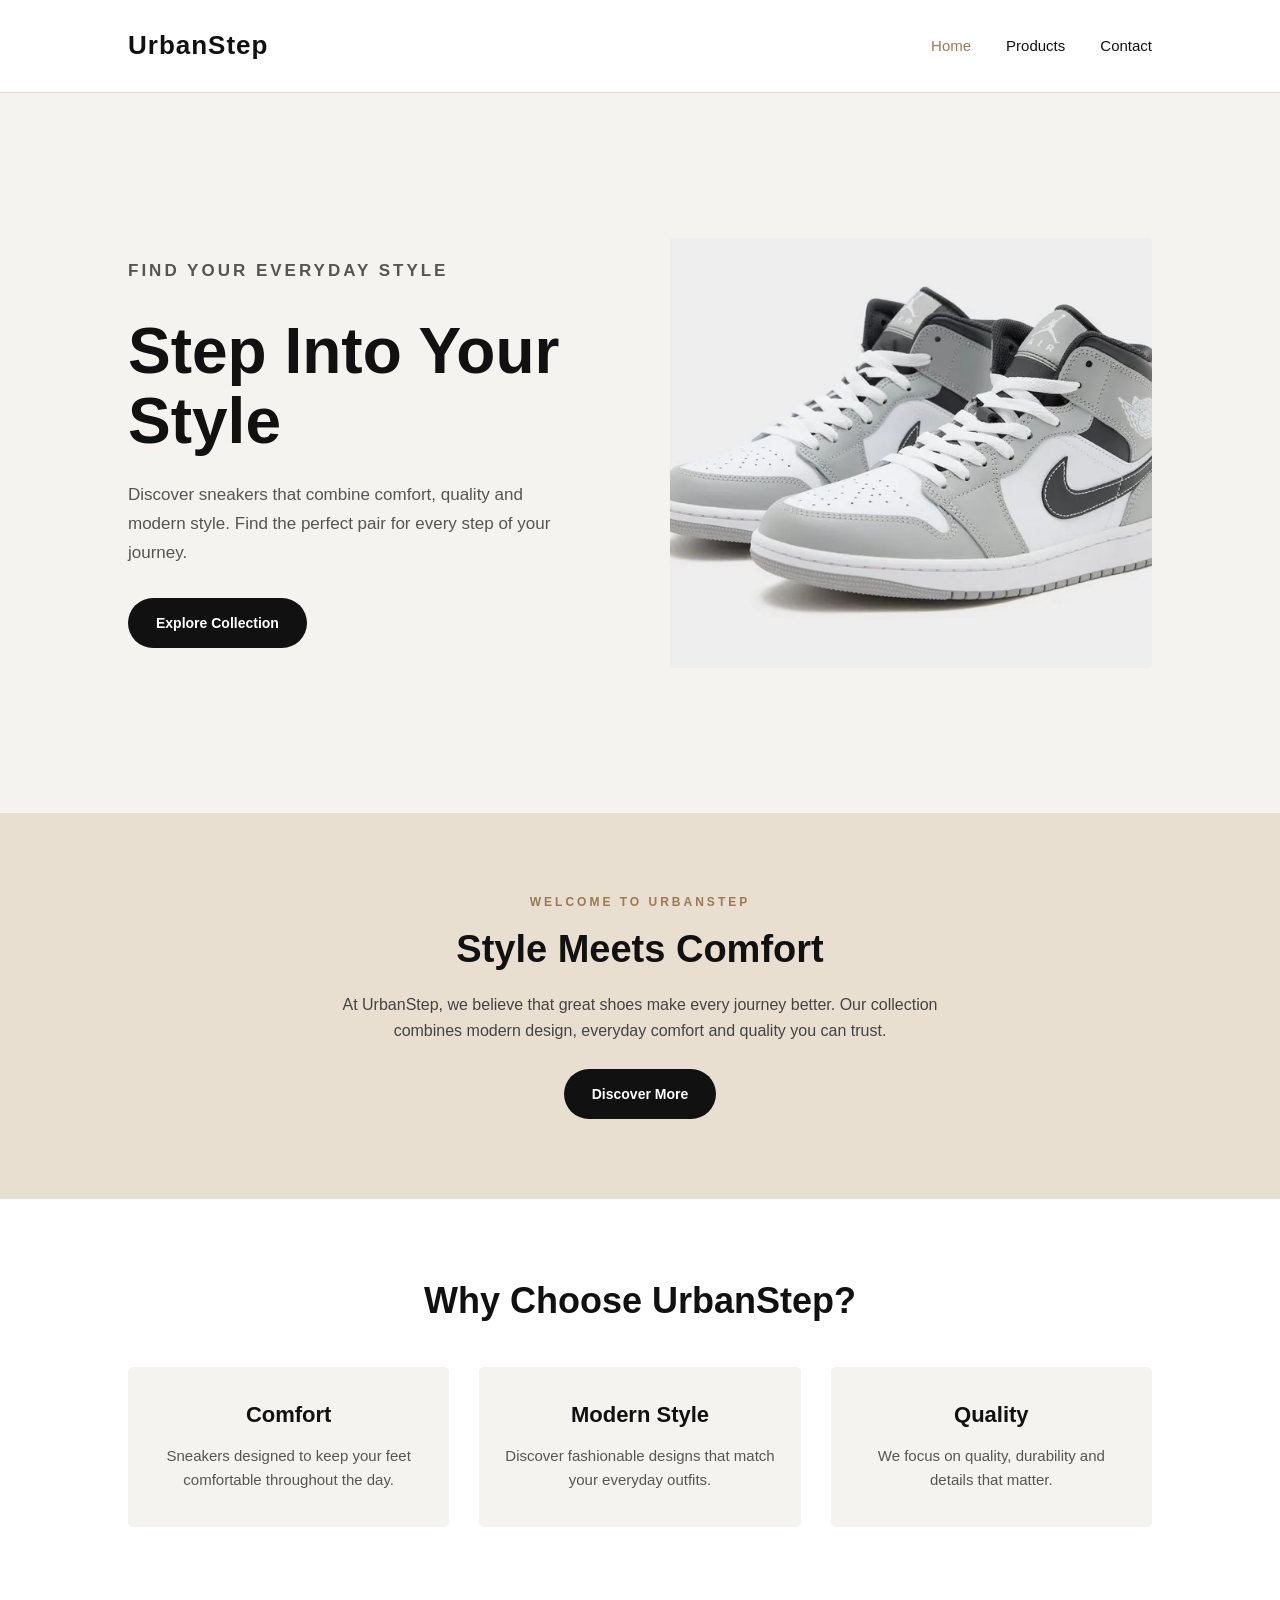
<file: company-website/index.html>
<!DOCTYPE html>
<html lang="en">

<head>
    <meta charset="UTF-8">
    <meta name="viewport" content="width=device-width, initial-scale=1.0">

    <meta name="description" content="Discover UrbanStep sneakers. Find stylish, comfortable and modern shoes for everyday life.">

    <title>UrbanStep | Home</title>

    <link rel="stylesheet" href="style.css">
</head>

<body>

    <!-- HEADER AND NAVIGATION -->
    <header>

        <a href="index.html" class="logo">UrbanStep</a>

        <nav aria-label="Main navigation">
            <a href="index.html" aria-current="page">Home</a>
            <a href="products.html">Products</a>
            <a href="contact.html">Contact</a>
        </nav>

    </header>


    <!-- MAIN CONTENT -->
    <main>

        <!-- HERO SECTION -->
        <section class="hero">

            <div class="hero-text">

                <p class="eyebrow">FIND YOUR EVERYDAY STYLE</p>

                <h1>Step Into Your Style</h1>

                <p>
                    Discover sneakers that combine comfort,
                    quality and modern style. Find the perfect
                    pair for every step of your journey.
                </p>

                <a href="products.html" class="shop-button">
                    Explore Collection
                </a>

            </div>


            <!-- HERO IMAGE -->
            <div class="hero-image">

                <img src="shoes2.jpg"
                     alt="Stylish white UrbanStep sneakers">

            </div>

        </section>


        <!-- INTRODUCTION SECTION -->
        <section class="intro">

            <p class="eyebrow">WELCOME TO URBANSTEP</p>

            <h2>Style Meets Comfort</h2>

            <p>
                At UrbanStep, we believe that great shoes
                make every journey better. Our collection
                combines modern design, everyday comfort
                and quality you can trust.
            </p>

            <a href="products.html" class="shop-button">
                Discover More
            </a>

        </section>


        <!-- WHY CHOOSE US SECTION -->
        <section class="features">

            <h2>Why Choose UrbanStep?</h2>

            <div class="feature-container">

                <article class="feature">
                    <h3>Comfort</h3>
                    <p>
                        Sneakers designed to keep your feet
                        comfortable throughout the day.
                    </p>
                </article>

                <article class="feature">
                    <h3>Modern Style</h3>
                    <p>
                        Discover fashionable designs
                        that match your everyday outfits.
                    </p>
                </article>

                <article class="feature">
                    <h3>Quality</h3>
                    <p>
                        We focus on quality, durability
                        and details that matter.
                    </p>
                </article>

            </div>

        </section>

    </main>



</body>

</html>
</file>
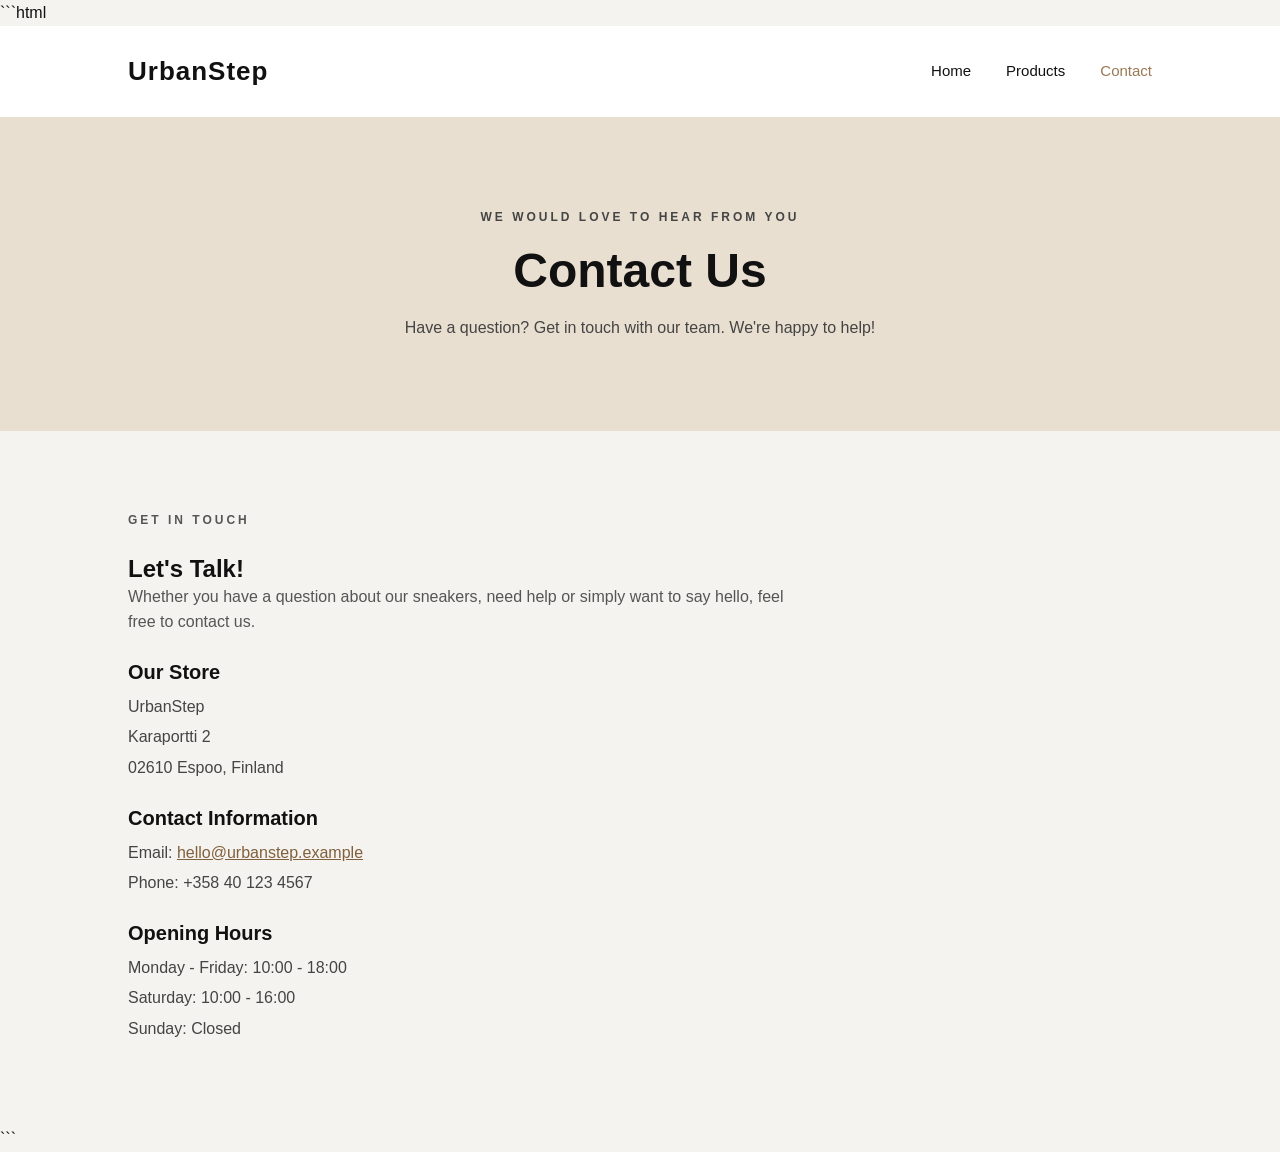
<file: company-website/contact.html>
```html
<!DOCTYPE html>
<html lang="en">

<head>
    <meta charset="UTF-8">
    <meta name="viewport" content="width=device-width, initial-scale=1.0">

    <meta name="description" content="Contact UrbanStep in Espoo. Get in touch with us for questions and information.">

    <title>UrbanStep | Contact</title>

    <link rel="stylesheet" href="style.css">
</head>

<body>

    <!-- HEADER AND NAVIGATION -->
    <header>

        <a href="index.html" class="logo">UrbanStep</a>

        <nav aria-label="Main navigation">
            <a href="index.html">Home</a>
            <a href="products.html">Products</a>
            <a href="contact.html" aria-current="page">Contact</a>
        </nav>

    </header>

    <main>

        <!-- CONTACT BANNER -->
        <section class="products-banner">

            <p class="eyebrow">WE WOULD LOVE TO HEAR FROM YOU</p>

            <h1>Contact Us</h1>

            <p>
                Have a question? Get in touch with our team.
                We're happy to help!
            </p>

        </section>

        <!-- CONTACT SECTION -->
        <section class="contact-section">

            <div class="contact-info">

                <p class="eyebrow">GET IN TOUCH</p>

                <h2>Let's Talk!</h2>

                <p>
                    Whether you have a question about our
                    sneakers, need help or simply want to
                    say hello, feel free to contact us.
                </p>

                <!-- STORE ADDRESS -->
                <div class="contact-details">

                    <h2>Our Store</h2>

                    <p>UrbanStep</p>
                    <p>Karaportti 2</p>
                    <p>02610 Espoo, Finland</p>

                    <!-- CONTACT INFORMATION -->
                    <h2>Contact Information</h2>

                    <p>
                        Email:
                        <a href="mailto:hello@urbanstep.example">
                            hello@urbanstep.example
                        </a>
                    </p>

                    <p>Phone: +358 40 123 4567</p>

                    <!-- OPENING HOURS -->
                    <h2>Opening Hours</h2>

                    <p>Monday - Friday: 10:00 - 18:00</p>
                    <p>Saturday: 10:00 - 16:00</p>
                    <p>Sunday: Closed</p>

                </div>

            </div>

            <!-- GOOGLE MAP -->
            <div class="map">

                <iframe
                    src="https://www.google.com/maps?q=Karaportti+2,+02340+Espoo&amp;output=embed"
                    width="750"
                    height="450"
                    style="border:none"
                    title="Google Maps showing UrbanStep's location">
                </iframe>

            </div>

        </section>

    </main>

</body>

</html>
```
</file>
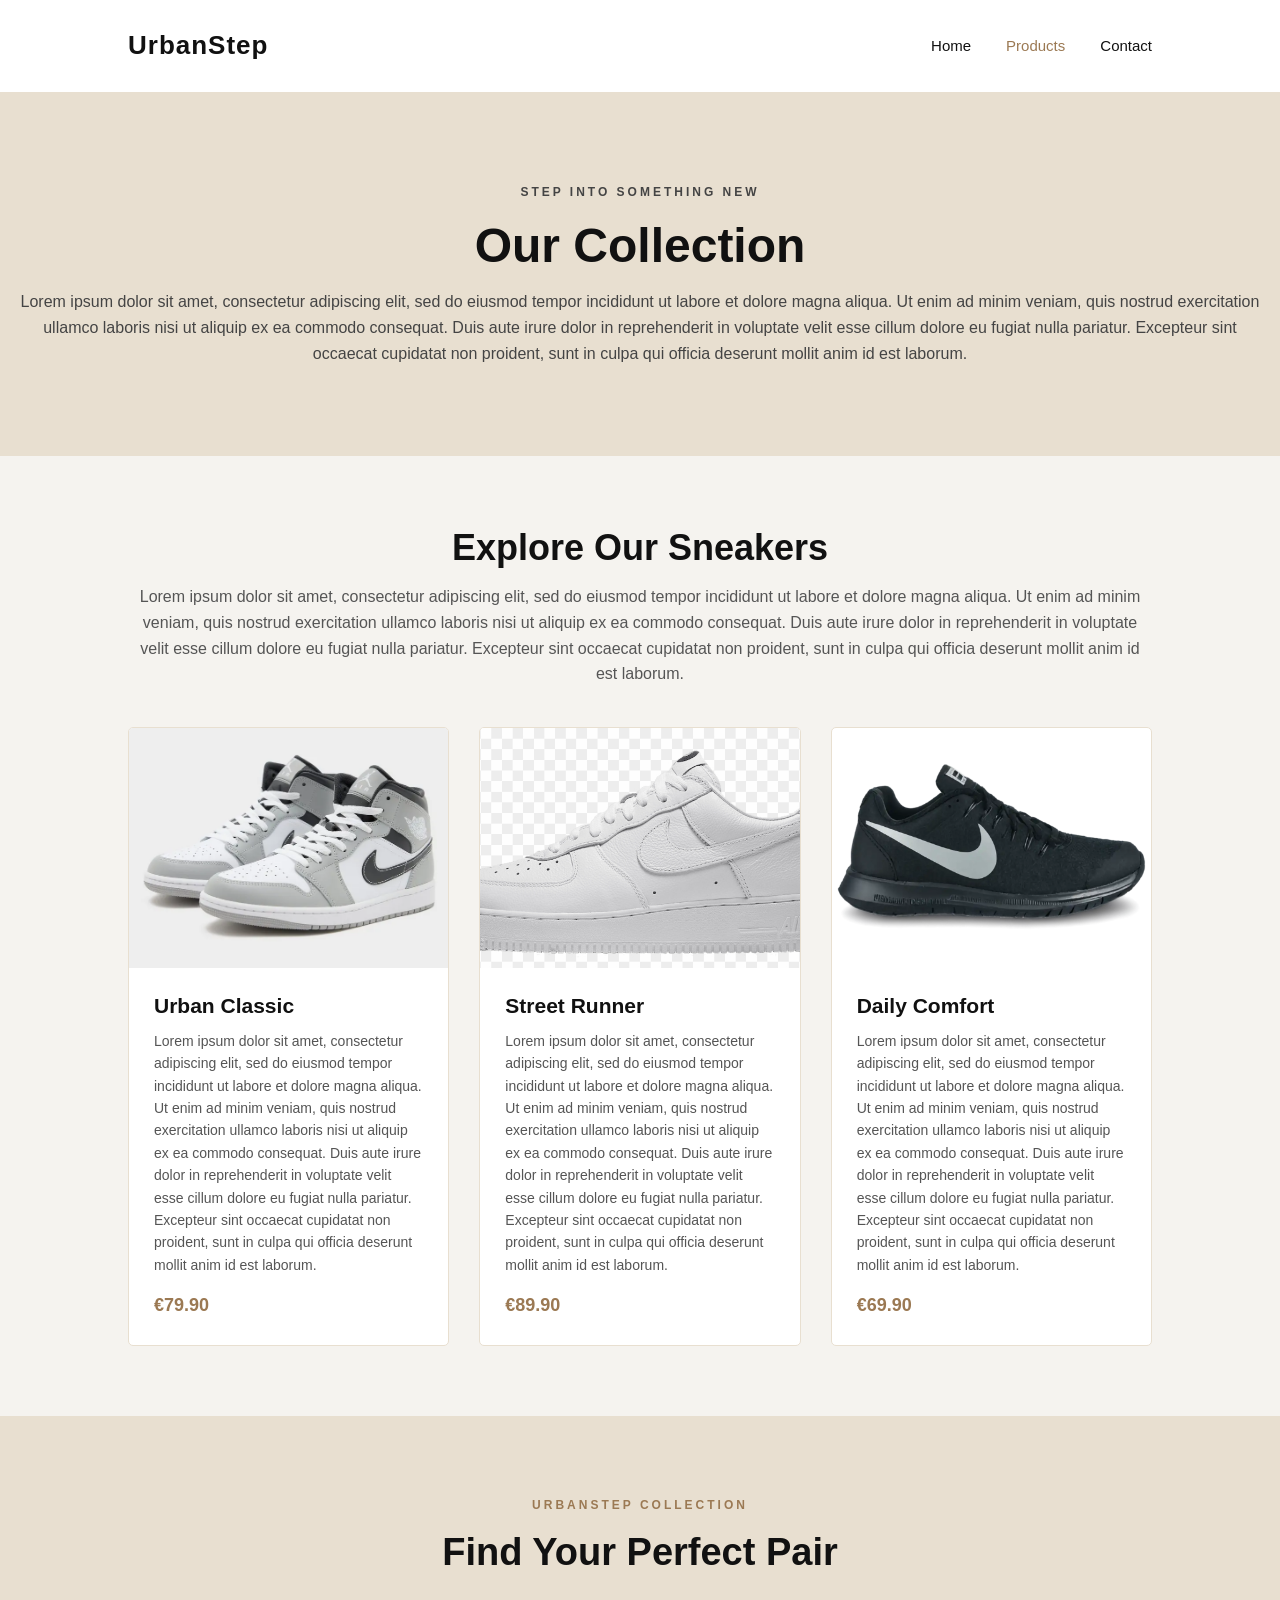
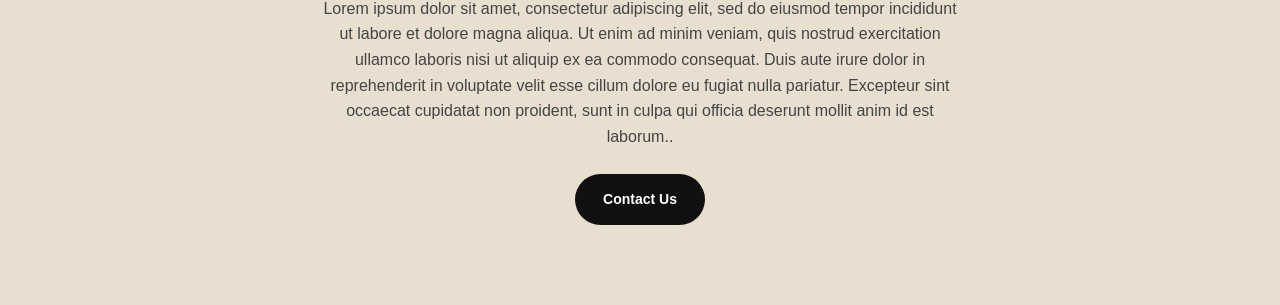
<file: company-website/products.html>
<!DOCTYPE html>
<html lang="zxx">

<head>
    <meta charset="UTF-8">
    <meta name="viewport" content="width=device-width, initial-scale=1.0">

    <meta name="description" content="Explore the latest sneaker collection at UrbanStep.">

    <title>UrbanStep | Products</title>

    <link rel="stylesheet" href="style.css">
</head>

<body>

    <!-- HEADER AND NAVIGATION -->
    <header>

        <a href="index.html" class="logo">UrbanStep</a>

        <nav aria-label="Main navigation">
            <a href="index.html">Home</a>
            <a href="products.html" aria-current="page">Products</a>
            <a href="contact.html">Contact</a>
        </nav>

    </header>


    <!-- MAIN CONTENT -->
    <main>

        <!-- PAGE BANNER -->
        <section class="products-banner">

            <p class="eyebrow">STEP INTO SOMETHING NEW</p>

            <h1>Our Collection</h1>

            <p>
                Lorem ipsum dolor sit amet, consectetur adipiscing elit, sed do eiusmod tempor incididunt ut labore et dolore magna aliqua. Ut enim ad minim veniam, quis nostrud exercitation ullamco laboris nisi ut aliquip ex ea commodo consequat. Duis aute irure dolor in reprehenderit in voluptate velit esse cillum dolore eu fugiat nulla pariatur. Excepteur sint occaecat cupidatat non proident, sunt in culpa qui officia deserunt mollit anim id est laborum.
        
            </p>

        </section>


        <!-- PRODUCTS SECTION -->
        <section class="products-section">

            <h2>Explore Our Sneakers</h2>

            <p class="products-intro">
                Lorem ipsum dolor sit amet, consectetur adipiscing elit, sed do eiusmod tempor incididunt ut labore et dolore magna aliqua. Ut enim ad minim veniam, quis nostrud exercitation ullamco laboris nisi ut aliquip ex ea commodo consequat. Duis aute irure dolor in reprehenderit in voluptate velit esse cillum dolore eu fugiat nulla pariatur. Excepteur sint occaecat cupidatat non proident, sunt in culpa qui officia deserunt mollit anim id est laborum.


            <!-- PRODUCT CARDS -->
            <div class="product-container">


                <!-- PRODUCT 1 -->
                <article class="product-card">

                    <img src="shoes2.jpg"
                         alt="White UrbanStep classic sneakers">

                    <div class="product-info">

                        <h3>Urban Classic</h3>

                        <p>
                          Lorem ipsum dolor sit amet, consectetur adipiscing elit, sed do eiusmod tempor incididunt ut labore et dolore magna aliqua. Ut enim ad minim veniam, quis nostrud exercitation ullamco laboris nisi ut aliquip ex ea commodo consequat. Duis aute irure dolor in reprehenderit in voluptate velit esse cillum dolore eu fugiat nulla pariatur. Excepteur sint occaecat cupidatat non proident, sunt in culpa qui officia deserunt mollit anim id est laborum.
                        </p>

                        <span>€79.90</span>

                    </div>

                </article>


                <!-- PRODUCT 2 -->
                <article class="product-card">

                    <img src="shoes1.jpg"
                         alt="Sporty UrbanStep running sneakers">

                    <div class="product-info">

                        <h3>Street Runner</h3>

                        <p>
                            Lorem ipsum dolor sit amet, consectetur adipiscing elit, sed do eiusmod tempor incididunt ut labore et dolore magna aliqua. Ut enim ad minim veniam, quis nostrud exercitation ullamco laboris nisi ut aliquip ex ea commodo consequat. Duis aute irure dolor in reprehenderit in voluptate velit esse cillum dolore eu fugiat nulla pariatur. Excepteur sint occaecat cupidatat non proident, sunt in culpa qui officia deserunt mollit anim id est laborum.
                        </p>

                        <span>€89.90</span>

                    </div>

                </article>


                <!-- PRODUCT 3 -->
                <article class="product-card">

                    <img src="shoes3.jpg"
                         alt="Casual UrbanStep sneakers">

                    <div class="product-info">

                        <h3>Daily Comfort</h3>

                        <p>
                            Lorem ipsum dolor sit amet, consectetur adipiscing elit, sed do eiusmod tempor incididunt ut labore et dolore magna aliqua. Ut enim ad minim veniam, quis nostrud exercitation ullamco laboris nisi ut aliquip ex ea commodo consequat. Duis aute irure dolor in reprehenderit in voluptate velit esse cillum dolore eu fugiat nulla pariatur. Excepteur sint occaecat cupidatat non proident, sunt in culpa qui officia deserunt mollit anim id est laborum.
                        </p>

                        <span>€69.90</span>

                    </div>

                </article>


            </div>

        </section>


        <!-- EXTRA SECTION -->
        <section class="intro">

            <p class="eyebrow">URBANSTEP COLLECTION</p>

            <h2>Find Your Perfect Pair</h2>

            <p>
                Lorem ipsum dolor sit amet, consectetur adipiscing elit, sed do eiusmod tempor incididunt ut labore et dolore magna aliqua. Ut enim ad minim veniam, quis nostrud exercitation ullamco laboris nisi ut aliquip ex ea commodo consequat. Duis aute irure dolor in reprehenderit in voluptate velit esse cillum dolore eu fugiat nulla pariatur. Excepteur sint occaecat cupidatat non proident, sunt in culpa qui officia deserunt mollit anim id est laborum..
            </p>

            <a href="contact.html" class="shop-button">
                Contact Us
            </a>

        </section>

    </main>


    

</body>

</html>
</file>
<file: company-website/style.css>
/* =========================
   GENERAL SETTINGS
========================= */

* {
    margin: 0;
    padding: 0;
    box-sizing: border-box;
}

body {
    background-color: #F5F3EF;
    color: #111111;
    font-family: Arial, sans-serif;
    line-height: 1.6;
}

img {
    max-width: 100%;
    display: block;
}

h1, h2, h3 {
    line-height: 1.2;
}


/* =========================
   HEADER AND NAVIGATION
========================= */

header {
    display: flex;
    justify-content: space-between;
    align-items: center;
    padding: 25px 10%;
    background-color: #FFFFFF;
    border-bottom: 1px solid #E8DFD0;
}

.logo {
    font-size: 26px;
    font-weight: bold;
    text-decoration: none;
    color: #111111;
    letter-spacing: 1px;
}

nav {
    display: flex;
    gap: 35px;
}

nav a {
    text-decoration: none;
    color: #111111;
    font-size: 15px;
    transition: color 0.3s;
}

nav a:hover,
nav a[aria-current="page"] {
    color: #9B7953;
}


/* =========================
   COMMON TEXT
========================= */

.eyebrow {
    color: #9B7953;
    font-size: 12px;
    font-weight: bold;
    letter-spacing: 3px;
    margin-bottom: 15px;
}


/* =========================
   HOME PAGE - HERO
========================= */

.hero {
    display: flex;
    align-items: center;
    justify-content: space-between;
    min-height: 80vh;
    padding: 60px 10%;
    gap: 60px;
    background-color: #F5F3EF;
}

.hero-text {
    flex: 1;
    max-width: 550px;
}

.hero-text h1 {
    font-size: 64px;
    line-height: 1.1;
    font-weight: 700;
    margin-bottom: 25px;
    max-width: 550px;
}

.hero-text p {
    font-size: 17px;
    line-height: 1.7;
    margin-bottom: 30px;
    max-width: 450px;
    color: #555555;
}


/* HERO IMAGE */

.hero-image {
    flex: 1;
    max-width: 550px;
}

.hero-image img {
    width: 100%;
    height: 430px;
    object-fit: cover;
    border-radius: 4px;
}


/* =========================
   BUTTONS
========================= */

.shop-button {
    display: inline-block;
    padding: 14px 28px;
    background-color: #111111;
    color: #FFFFFF;
    text-decoration: none;
    border-radius: 30px;
    font-size: 14px;
    font-weight: bold;
    transition: background-color 0.3s;
}

.shop-button:hover {
    background-color: #9B7953;
}


/* =========================
   INTRODUCTION SECTION
========================= */

.intro {
    background-color: #E8DFD0;
    text-align: center;
    padding: 80px 20px;
}

.intro h2 {
    font-size: 38px;
    margin-bottom: 20px;
}

.intro > p:not(.eyebrow) {
    max-width: 650px;
    margin: 0 auto 25px;
    color: #444444;
    font-size: 16px;
}


/* =========================
   FEATURES SECTION
========================= */

.features {
    padding: 80px 10%;
    text-align: center;
    background-color: #FFFFFF;
}

.features h2 {
    font-size: 36px;
    margin-bottom: 45px;
}

.feature-container {
    display: flex;
    justify-content: space-between;
    gap: 30px;
}

.feature {
    flex: 1;
    background-color: #F5F3EF;
    padding: 35px 25px;
    border-radius: 5px;
}

.feature h3 {
    font-size: 22px;
    margin-bottom: 15px;
}

.feature p {
    color: #555555;
    font-size: 15px;
}


/* =========================
   PRODUCTS PAGE
========================= */

.products-banner {
    background-color: #E8DFD0;
    padding: 90px 20px;
    text-align: center;
}

.products-banner h1 {
    font-size: 48px;
    margin-bottom: 15px;
}

.products-banner p {
    color: #444444;
}

.products-section {
    padding: 70px 10%;
    text-align: center;
}

.products-section h2 {
    font-size: 36px;
    margin-bottom: 15px;
}

.products-intro {
    color: #555555;
    margin-bottom: 40px;
}

.product-container {
    display: flex;
    justify-content: center;
    gap: 30px;
}

.product-card {
    flex: 1;
    background-color: #FFFFFF;
    border-radius: 5px;
    overflow: hidden;
    text-align: left;
    border: 1px solid #E8DFD0;
    transition: transform 0.3s;
}

.product-card:hover {
    transform: translateY(-5px);
}

.product-card img {
    width: 100%;
    height: 240px;
    object-fit: cover;
}

.product-info {
    padding: 25px;
}

.product-info h3 {
    font-size: 21px;
    margin-bottom: 12px;
}

.product-info p {
    color: #555555;
    font-size: 14px;
    margin-bottom: 15px;
}

.product-info span {
    font-weight: bold;
    color: #9B7953;
    font-size: 18px;
}


/* =========================
   CONTACT PAGE
========================= */

.contact-section {
    display: flex;
    align-items: center;
    gap: 60px;
    padding: 80px 10%;
}

.contact-info {
    flex: 1;
}

.contact-info h1 {
    font-size: 48px;
    margin-bottom: 20px;
}

.contact-info > p {
    color: #555555;
    margin-bottom: 25px;
}

.contact-details h2 {
    font-size: 20px;
    margin: 25px 0 10px;
}

.contact-details p {
    margin-bottom: 5px;
    color: #444444;
}

.contact-details a {
    color: #80603D;
}


    .map iframe {
    width: 100%;
    height: 400px;
    border: none;
    border-radius: 5px;
}


.map-label {
    background-color: #FFFFFF;
    padding: 25px;
    border-radius: 5px;
}


/* =========================
   FOOTER
========================= */

footer {
    background-color: #111111;
    color: #FFFFFF;
    padding: 25px;
    text-align: center;
    font-size: 14px;
}


/* =========================
   RESPONSIVE DESIGN
========================= */

@media (max-width: 750px) {

    header {
        flex-direction: column;
        gap: 18px;
        padding: 20px;
    }

    nav {
        gap: 22px;
    }

    .hero {
        flex-direction: column;
        padding: 45px 7%;
        gap: 35px;
    }

    .hero-text h1 {
        font-size: 45px;
    }

    .hero-image img {
        height: 300px;
    }

    .feature-container {
        flex-direction: column;
    }

    .product-container {
        flex-direction: column;
    }

    .contact-section {
        flex-direction: column;
        padding: 50px 7%;
    }

    .map {
        width: 100%;
        min-height: 300px;
    }

    .products-banner h1 {
        font-size: 38px;
    }
}
</file>
